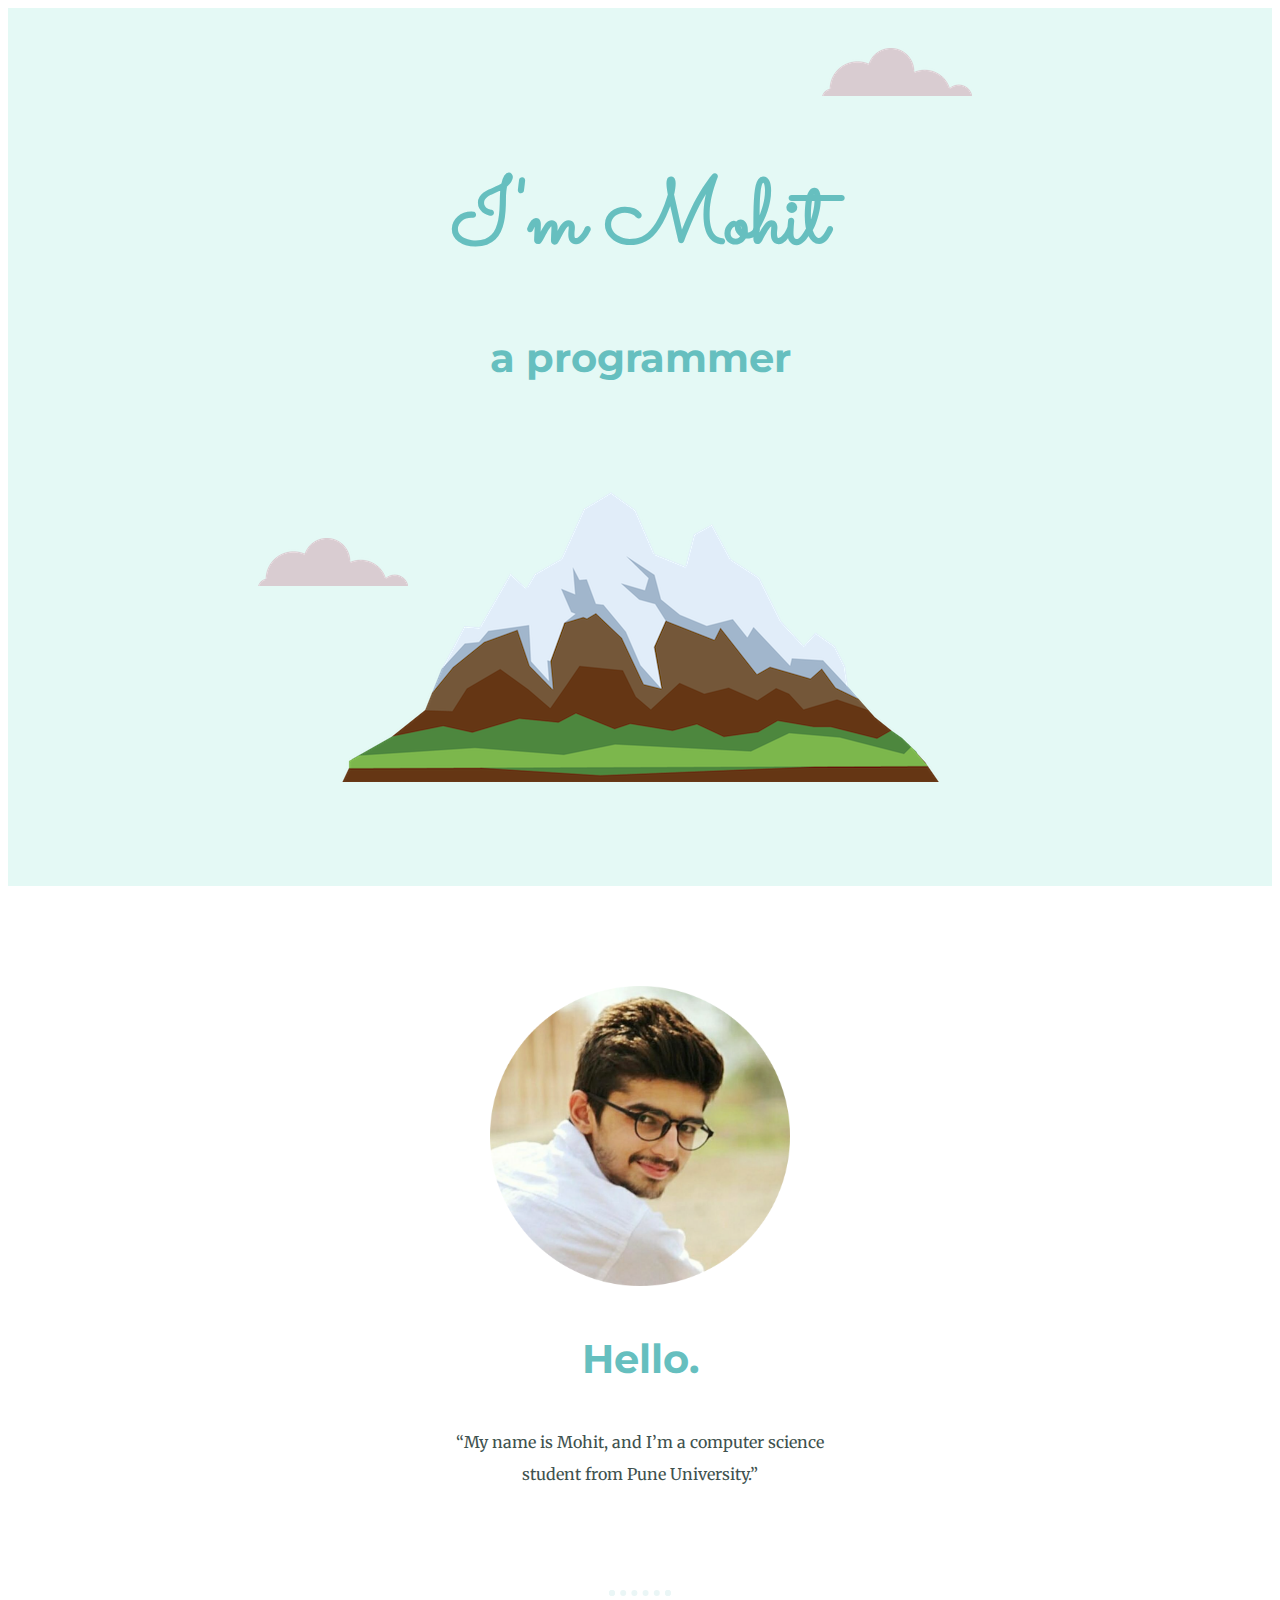
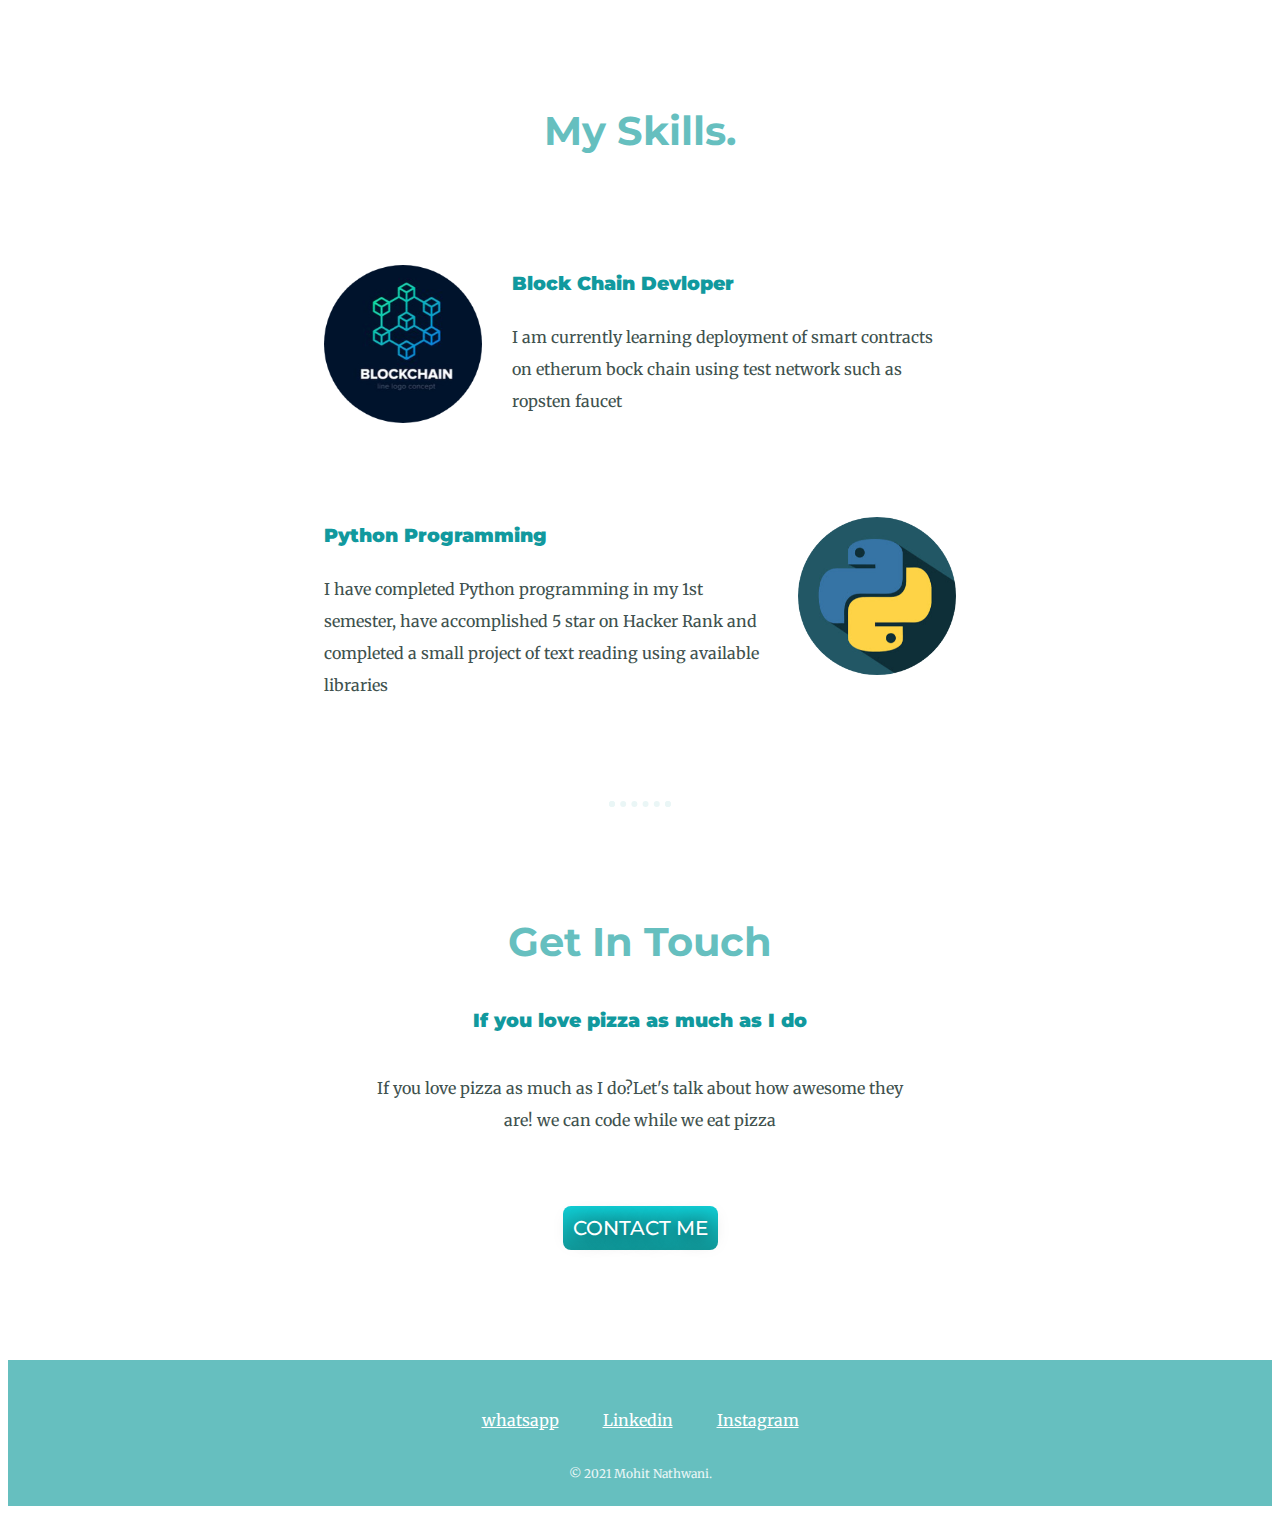
<file: index2.html>
<!DOCTYPE html>
<html lang="en" dir="ltr">
  <head>
    <meta charset="utf-8">
    <title>Mohit Nathwani</title>
    <link rel="stylesheet" href="css/style2.css">
    <link rel="icon" href="favicon.ico">
    <link rel="preconnect" href="https://fonts.googleapis.com">
<link rel="preconnect" href="https://fonts.gstatic.com" crossorigin>
<link href="https://fonts.googleapis.com/css2?family=Merriweather:wght@300&family=Montserrat:wght@100&family=Sacramento&display=swap" rel="stylesheet">
  </head>
  <body>
    <div class="Top">
      <img class="top-cloud"src="Images/cloud.png" alt="cloud-image">
        <h1>I'm Mohit</h1>
        <h2>a programmer</h2>
      <img class="bottom-cloud" src="Images/cloud.png" alt="cloud-image">
      <img src="Images/mountain.png" alt="mountain-image">
    </div>
    <div class="middle-container">
      <div class="profile">
        <img src="circle-cropped.png" width="300px"alt="Mohit image">
        <h2>Hello.</h2>
        <p class="intro">“My name is Mohit, and I’m a  computer science student from Pune University.”</p>
      </div>
      <hr>
      <div class="skills">
        <h2>My Skills.</h2>
        <div class="skill-row">
          <img class="Block-Chain" src="block chain.png"  width="150px"alt="Block Chain">
          <h3>Block Chain Devloper</h3>
          <p>I am currently learning deployment of smart contracts on etherum bock chain using test network such as ropsten faucet</p>
        </div>
        <div class="skill-row">
          <img class="Python" src="p.png" width="150px" alt="Python Programming">
          <h3>Python Programming </h3>
          <p >I have completed Python programming in my 1st semester, have accomplished 5 star on Hacker Rank and completed a small project of text reading using available libraries</p>
        </div>
      </div>
      <hr>
      <div class="contact-me">
        <h2>Get In Touch</h2>
        <h3>If you love pizza as much as I do</h3>
        <p class="contact">If you love pizza as much as I do?Let's talk about how awesome they are! we can code while we eat pizza</p>

        <a class="BUTTON_DCZ" href="mailto:nathwanimohit15@gmail.com">CONTACT ME</a>
      </div>
    </div>


    <div class="bottom-container">
      <a class="footer-link" href="https://api.whatsapp.com/send?phone=919579871856text=welcome%20to%20my%20whatsapp">whatsapp</a>
      <a class="footer-link" href="https://www.linkedin.com/in/mohit-nathwani-425214191/">Linkedin</a>
      <a class="footer-link" href="https://www.instagram.com/mohit_nathwani/">Instagram</a>
      <p class="copy_right">© 2021 Mohit Nathwani.</p>
    </div>



  </body>
</html>
</file>
<file: css/style2.css>
/*#E4F9F5*/
  body{
    text-align: center;
    font-family: 'Merriweather', serif;
    color: #40514E;

  }
h1{
  font-size: 5.625rem;
  margin: 50px auto 0 auto;
  font-family: 'Sacramento', cursive;
  color: #66BFBF;
}
h2{
  font-family: 'Montserrat', sans-serif;
  font-size: 2.5rem;
  color: #66BFBF;
  font-weight:bolder;
  padding: 10PX;

}
h3{
  font-family: 'Montserrat', sans-serif;
  color: #11999E;
  font-weight:900;


}
p{
  line-height: 2;

}
a{
  color: white;
  font-family: 'Merriweather', serif;
  margin: 10px 20px;

}
a:hover{
  color: #11999E;
}
hr{
  border: dotted  #EAF6F6 6px;
  border-bottom: none;
  width: 4%;
  margin: 100PX auto;
}
.copy_right{
  color: #EAF6F6;
  font-size: 0.75rem;
  padding: 20px 0px 0px 0px;
  margin-bottom: 0;

}
.contact{
  width: 44.1%;
  margin: 40px auto 60px auto;
}

.Block-Chain{
  float: left;
  width: 25%;
  margin-right: 30px;
}
.Python{
  width: 25%;
  float: right;
  margin-left:  30px;
}
.skill-row{
  width: 50%;
  margin:  100px auto 100px auto;
  text-align: left;
  line-height: 2;
}

.intro{
  width: 30%;
  margin: 0 auto 0 auto;
}
.Top{
  background-color: #E4F9F5;
  position: relative;
  padding: 100px;
}
.middle-container{
  margin: 100PX 0px;
}
.bottom-container{

  background-color: #66BFBF;
  padding: 50px 0 20px;
  margin-bottom: 0px;
}
.footer-link{

}

.top-cloud{
  position: absolute;
  right: 300px;
  top: 40px;
}
.bottom-cloud{
  position: absolute;
  left: 250px;
  bottom: 300px;
}
.BUTTON_DCZ {
   background: #11CDD4;
   background-image: -webkit-linear-gradient(top, #11CDD4, #11999A);
   background-image: -moz-linear-gradient(top, #11CDD4, #11999A);
   background-image: -ms-linear-gradient(top, #11CDD4, #11999A);
   background-image: -o-linear-gradient(top, #11CDD4, #11999A);
   background-image: -webkit-gradient(to bottom, #11CDD4, #11999A);
   -webkit-border-radius: 8px;
   -moz-border-radius: 8px;
   border-radius: 8px;
   color: #FFFFFF;
   font-family: 'Montserrat', sans-serif;;
   font-size: 20px;
   font-weight: 500;
   padding: 10px;
   text-shadow: 1px 1px 20px #000000;
   border: solid #337FED 0;
   text-decoration: none;
   display: inline-block;
   cursor: pointer;
   text-align: center;
}

.BUTTON_DCZ:hover {
   border: solid #337FED 1px;
   background: #30E3CB;
   background-image: -webkit-linear-gradient(top, #30E3CB, #2BC4AD);
   background-image: -moz-linear-gradient(top, #30E3CB, #2BC4AD);
   background-image: -ms-linear-gradient(top, #30E3CB, #2BC4AD);
   background-image: -o-linear-gradient(top, #30E3CB, #2BC4AD);
   background-image: -webkit-gradient(to bottom, #30E3CB, #2BC4AD);
   -webkit-border-radius: 10px;
   -moz-border-radius: 10px;
   border-radius: 10px;
   text-decoration: none;
}
</file>
